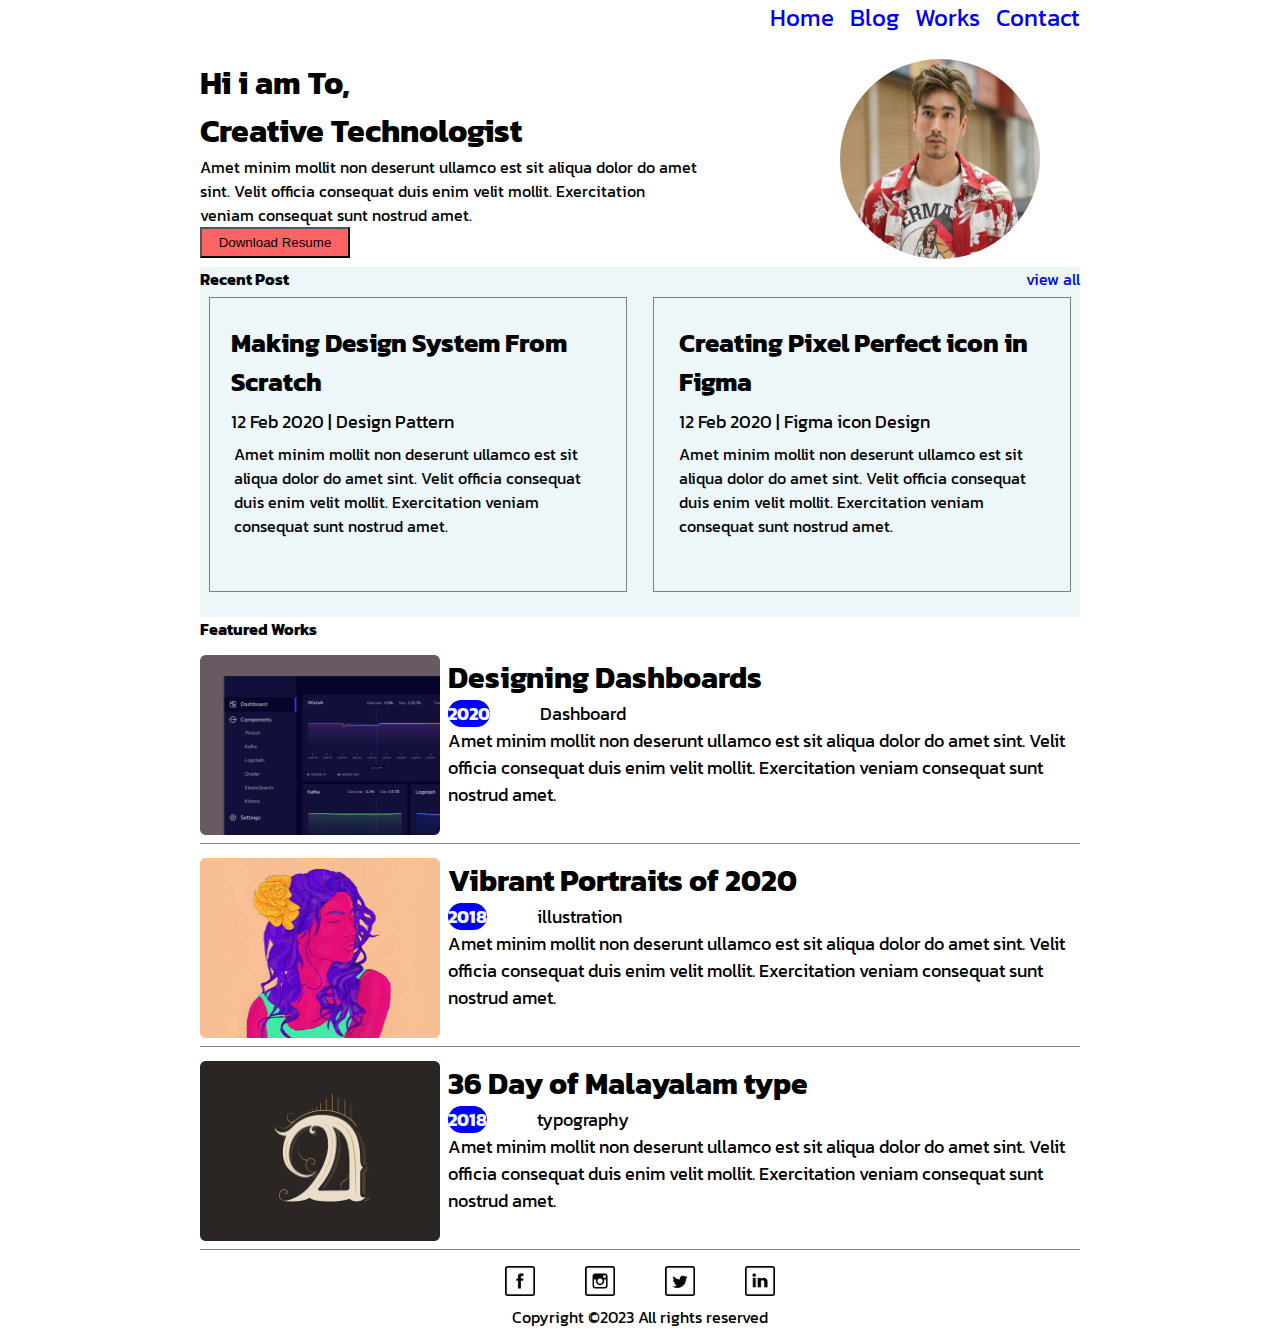
<file: index.html>
<!DOCTYPE html>
<html lang="en">
  <head>
    <meta charset="UTF-8" />
    <meta name="viewport" content="width=device-width, initial-scale=1.0" />
    <link rel="stylesheet" href="./styles.css" />
    <link rel="preconnect" href="https://fonts.googleapis.com" />
    <link rel="preconnect" href="https://fonts.gstatic.com" crossorigin />
    <link
      href="https://fonts.googleapis.com/css2?family=Kanit:wght@100;200;300&display=swap"
      rel="stylesheet"
    />

    <title>home</title>
  </head>
  <body>
      <header>
          <a href="./index.html">Home</a>
          <a href="./blog.html">Blog</a>
          <a href="./works.html">Works</a>
          <a href="./contact.html">Contact</a>
        </header>
        <main>
            <div class="hello">
                <div class="text">

                    <div class="hi">
                        <h1>Hi i am To,</h1>
                    </div>
                    
                    <div class="creative">
                        <h1>Creative Technologist</h1>
                    </div>
                    
                    <div class="text01">
                        <p>
                            Amet minim mollit non deserunt ullamco est sit aliqua dolor do amet sint. Velit officia consequat duis enim velit mollit. Exercitation veniam consequat sunt nostrud amet.
                        </p>
                    </div>
                    
                    <button class="dw1">Download Resume</button>
                </div>
                
                <img src="./pic/profile.jpg" class="profile" alt="" />
            </div>
                

        </div>
        <div class="rom1">

            <div class="recent">
                <h4>Recent Post</h4>
                <a href="#">view all</a>
    
            </div>
            <div class="romitem">

                <div class="item1">
                    <h4>Making Design System From Scratch</h4>
                    <p>12 Feb 2020 | Design Pattern</p>
                    <p>
                        Amet minim mollit non deserunt ullamco est sit aliqua dolor do amet sint. Velit officia consequat duis enim velit mollit. Exercitation veniam consequat sunt nostrud amet.
                    </p>
                </div>
                
                <div class="item2">
                    <h4>Creating Pixel Perfect icon in Figma</h4>
                    <p>12 Feb 2020 | Figma icon Design</p>
                    <p>
                        Amet minim mollit non deserunt ullamco est sit aliqua dolor do amet sint. Velit officia consequat duis enim velit mollit. Exercitation veniam consequat sunt nostrud amet.
                    </p>
                </div>
            </div>
        </div>

        
        <div class="rom2">
            <div> 
                <h4>Featured Works</h4>
    
            </div>
            
            <div class="item3">

                <img src="./pic/dash1.png" alt="" width="240px" height="180px">
                <div class="t1">

                    <h4>Designing Dashboards</h4>
                    <div class="t11">

                        <p>2020 </p>
                        <p>Dashboard</p>
                    </div>
                        <p>
                        Amet minim mollit non deserunt ullamco est sit aliqua dolor do amet sint. Velit officia consequat duis enim velit mollit. Exercitation veniam consequat sunt nostrud amet.
                    </p>
                </div>
            </div>

            <div class="item3">
                <img src="./pic/vi1.png" alt="" width="240px" height="180px">
                <div class="t2">

                    
                    <h4>Vibrant Portraits of 2020</h4>
                    <div class="t22">

                        <p>2018</p>
                        <p>illustration</p>
                    </div>
                    <p>
                        Amet minim mollit non deserunt ullamco est sit aliqua dolor do amet sint. Velit officia consequat duis enim velit mollit. Exercitation veniam consequat sunt nostrud amet.
                    </p>
                </div>
            </div>
            <div class="item3">
                <img src="./pic/36day.png" alt="" width="240px" height="180px">
                <div class="t3">

                    
                    <h4>36 Day of Malayalam type</h4>
                    <div class="t33">

                        <p>2018</p>
                        <p>typography</p>
                    </div>
                        <p>
                        Amet minim mollit non deserunt ullamco est sit aliqua dolor do amet sint. Velit officia consequat duis enim velit mollit. Exercitation veniam consequat sunt nostrud amet.
                </div>
            </div>
        </div>




      <div class="social">
        <a href="http://www.facebook.com">
          <img src="./pic/facebook.png" alt="" width="30px" />
        </a>

        <a href="http://www.instagram.com">
          <img src="./pic/instagram.png" alt="" width="30px" />
        </a>

        <a href="http://www.twitter.com">
          <img src="./pic/twitter.png" alt="" width="30px" />
        </a>

        <a href="http://www.linkedin.com">
          <img src="./pic/linkedin.png" alt="" width="30px" />
        </a>
      </div>
    </main>
    <footer>
      <p>Copyright ©2023 All rights reserved</p>
    </footer>
  </body>
</html>
</file>
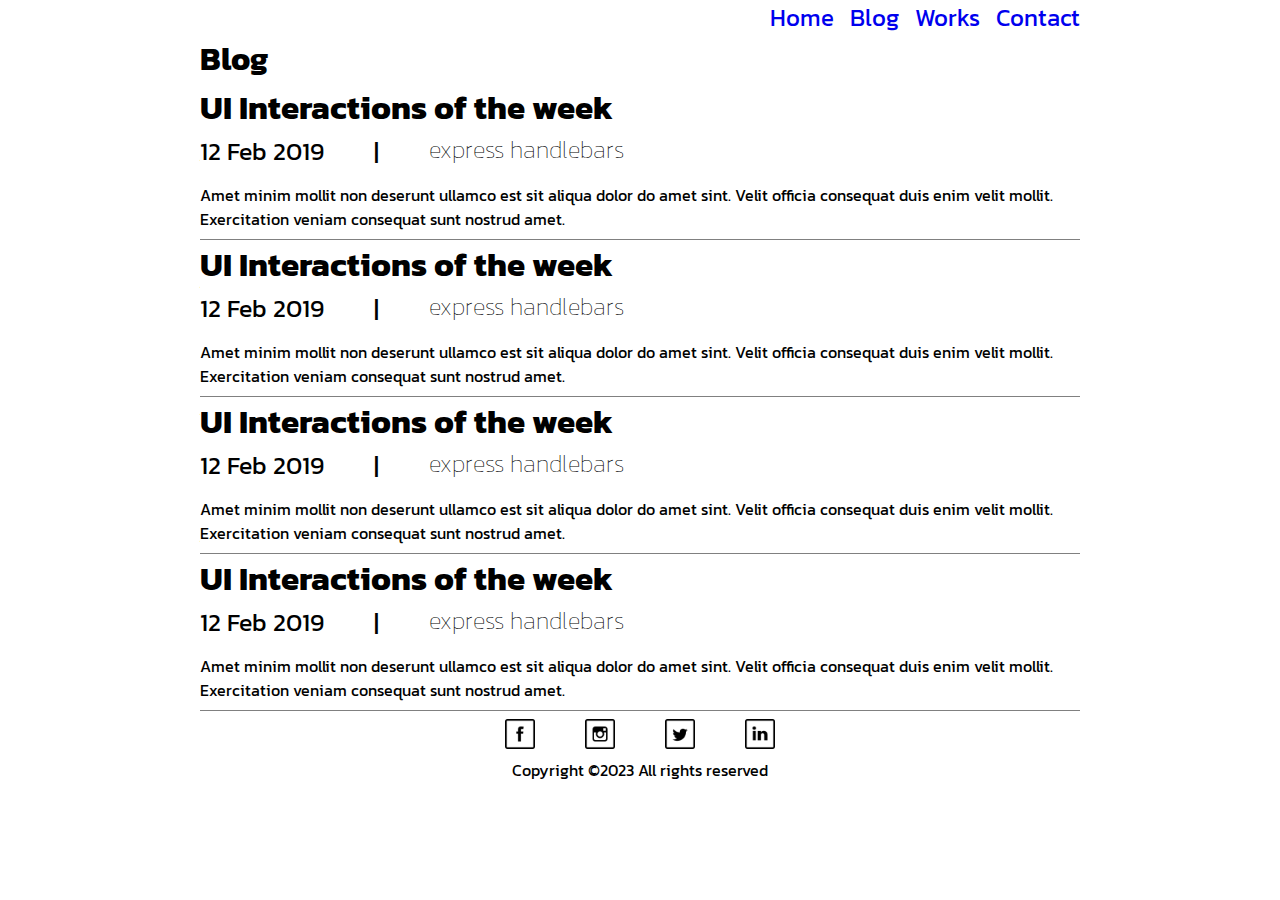
<file: blog.html>
<!DOCTYPE html>
<html lang="en">
  <head>
    <meta charset="UTF-8" />
    <meta name="viewport" content="width=device-width, initial-scale=1.0" />
    <title>blog</title>
    <link rel="stylesheet" href="./styles.css" />
    <link rel="preconnect" href="https://fonts.googleapis.com" />
    <link rel="preconnect" href="https://fonts.gstatic.com" crossorigin />
    <link
      href="https://fonts.googleapis.com/css2?family=Kanit:wght@100;200;300&display=swap"
      rel="stylesheet"
    />
  </head>
  <body>
    <header>
      <a href="./index.html">Home</a>
      <a href="./blog.html">Blog</a>
      <a href="./works.html">Works</a>
      <a href="./contact.html">Contact</a>
    </header>
    <main class="blogmain">

      <h1 class="blog">Blog</h1>

      <div class="uirom">
        <div class="ui1">
          <h4>UI Interactions of the week</h4>
          <div class="ui11">

              <p>12 Feb 2019</p>
              <p>|</p>
              <p>express handlebars</p>
            </div>
          <p>
            Amet minim mollit non deserunt ullamco est sit aliqua dolor do amet
            sint. Velit officia consequat duis enim velit mollit. Exercitation
            veniam consequat sunt nostrud amet.
          </p>
        </div>
        <div class="ui2">
          <h4>UI Interactions of the week</h4>
          <div class="ui22">

              <p>12 Feb 2019</p>
              <p>|</p>
              <p>express handlebars</p>
            </div>
          <p>
            Amet minim mollit non deserunt ullamco est sit aliqua dolor do amet
            sint. Velit officia consequat duis enim velit mollit. Exercitation
            veniam consequat sunt nostrud amet.
          </p>
        </div>
        <div class="ui3">
          <h4>UI Interactions of the week</h4>
          <div class="ui33">

              <p>12 Feb 2019</p>
              <p>|</p>
              <p>express handlebars</p>
            </div>
          <p>
            Amet minim mollit non deserunt ullamco est sit aliqua dolor do amet
            sint. Velit officia consequat duis enim velit mollit. Exercitation
            veniam consequat sunt nostrud amet.
          </p>
        </div>
        <div class="ui4">
          <h4>UI Interactions of the week</h4>
          <div class="ui44">

              <p>12 Feb 2019</p>
              <p>|</p>
              <p>express handlebars</p>
            </div>
          <p>
            Amet minim mollit non deserunt ullamco est sit aliqua dolor do amet
            sint. Velit officia consequat duis enim velit mollit. Exercitation
            veniam consequat sunt nostrud amet.
          </p>
        </div>
      </div>
      <div class="sc">

          <div class="socialblog">
              <a href="http://www.facebook.com">
                  <img src="./pic/facebook.png" alt="" width="30px" />
                </a>
                
                <a href="http://www.instagram.com">
                    <img src="./pic/instagram.png" alt="" width="30px" />
                </a>
                
                <a href="http://www.twitter.com">
                    <img src="./pic/twitter.png" alt="" width="30px" />
                </a>
                
                <a href="http://www.linkedin.com">
                    <img src="./pic/linkedin.png" alt="" width="30px" />
                </a>
            </div>
      </div>
    </main>
    <footer class="footerblog">
        <p>Copyright ©2023 All rights reserved</p>
      </footer>
  </body>
</html>
</file>
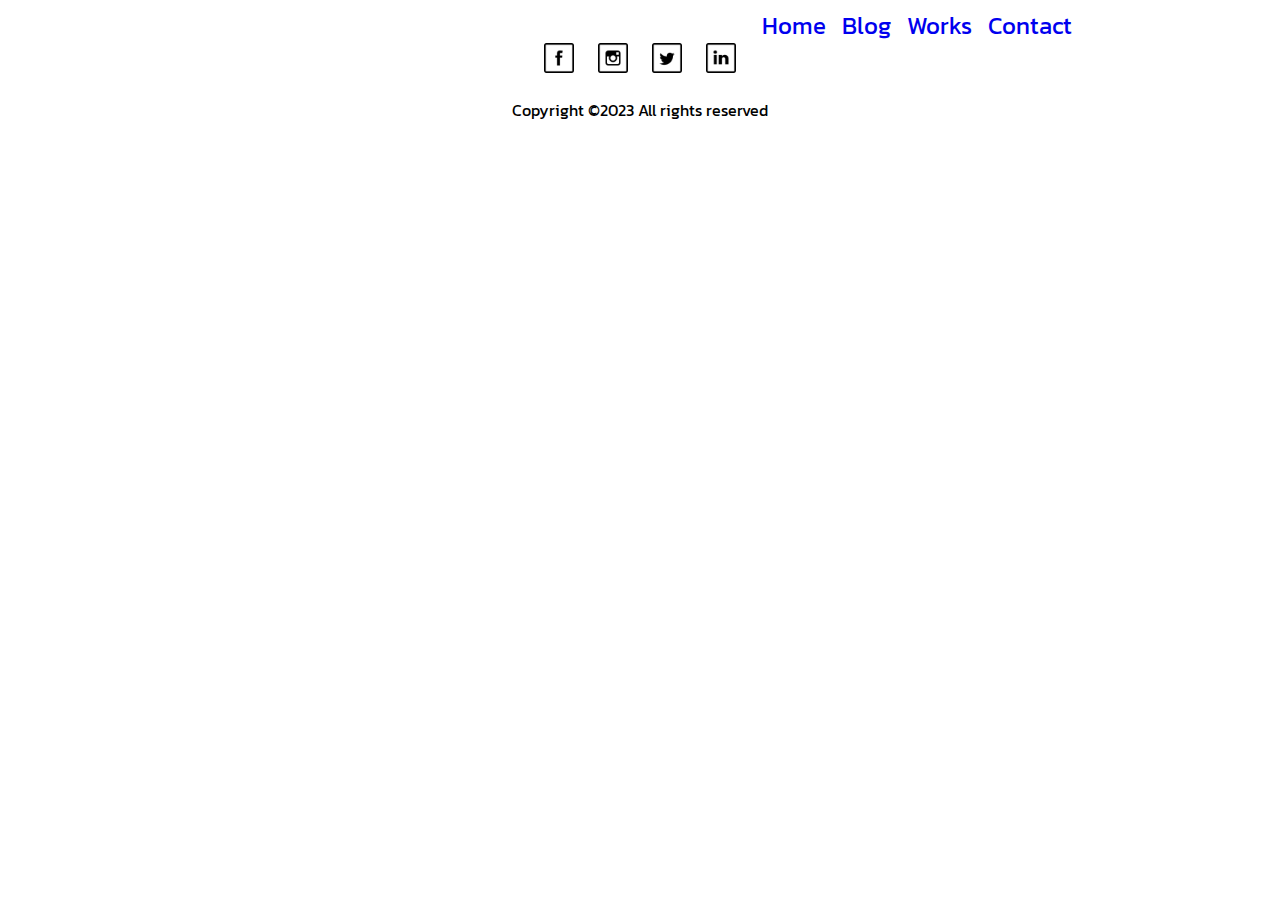
<file: contact.html>
<!DOCTYPE html>
<html lang="en">
<head>
    <meta charset="UTF-8">
    <meta name="viewport" content="width=device-width, initial-scale=1.0">
    <link rel="stylesheet" href="./styles2.css" />
    <link rel="preconnect" href="https://fonts.googleapis.com" />
    <link rel="preconnect" href="https://fonts.gstatic.com" crossorigin />
    <link
      href="https://fonts.googleapis.com/css2?family=Kanit:wght@100;200;300&display=swap"
      rel="stylesheet"
    />
    <title>contact</title>
</head>
<body>
    <header>
        <a href="./index.html">Home</a>
        <a href="./blog.html">Blog</a>
        <a href="./works.html">Works</a>
        <a href="./contact.html">Contact</a>
    </header>
<main>
    <div class="social">
        <a href="http://www.facebook.com">
          <img src="./pic/facebook.png" alt="" width="30px" />
        </a>

        <a href="http://www.instagram.com">
          <img src="./pic/instagram.png" alt="" width="30px" />
        </a>

        <a href="http://www.twitter.com">
          <img src="./pic/twitter.png" alt="" width="30px" />
        </a>

        <a href="http://www.linkedin.com">
          <img src="./pic/linkedin.png" alt="" width="30px" />
        </a>
    </div>
</main>
    <footer>
        <p>Copyright ©2023 All rights reserved</p>
    </footer>
</body>
</html>
</file>
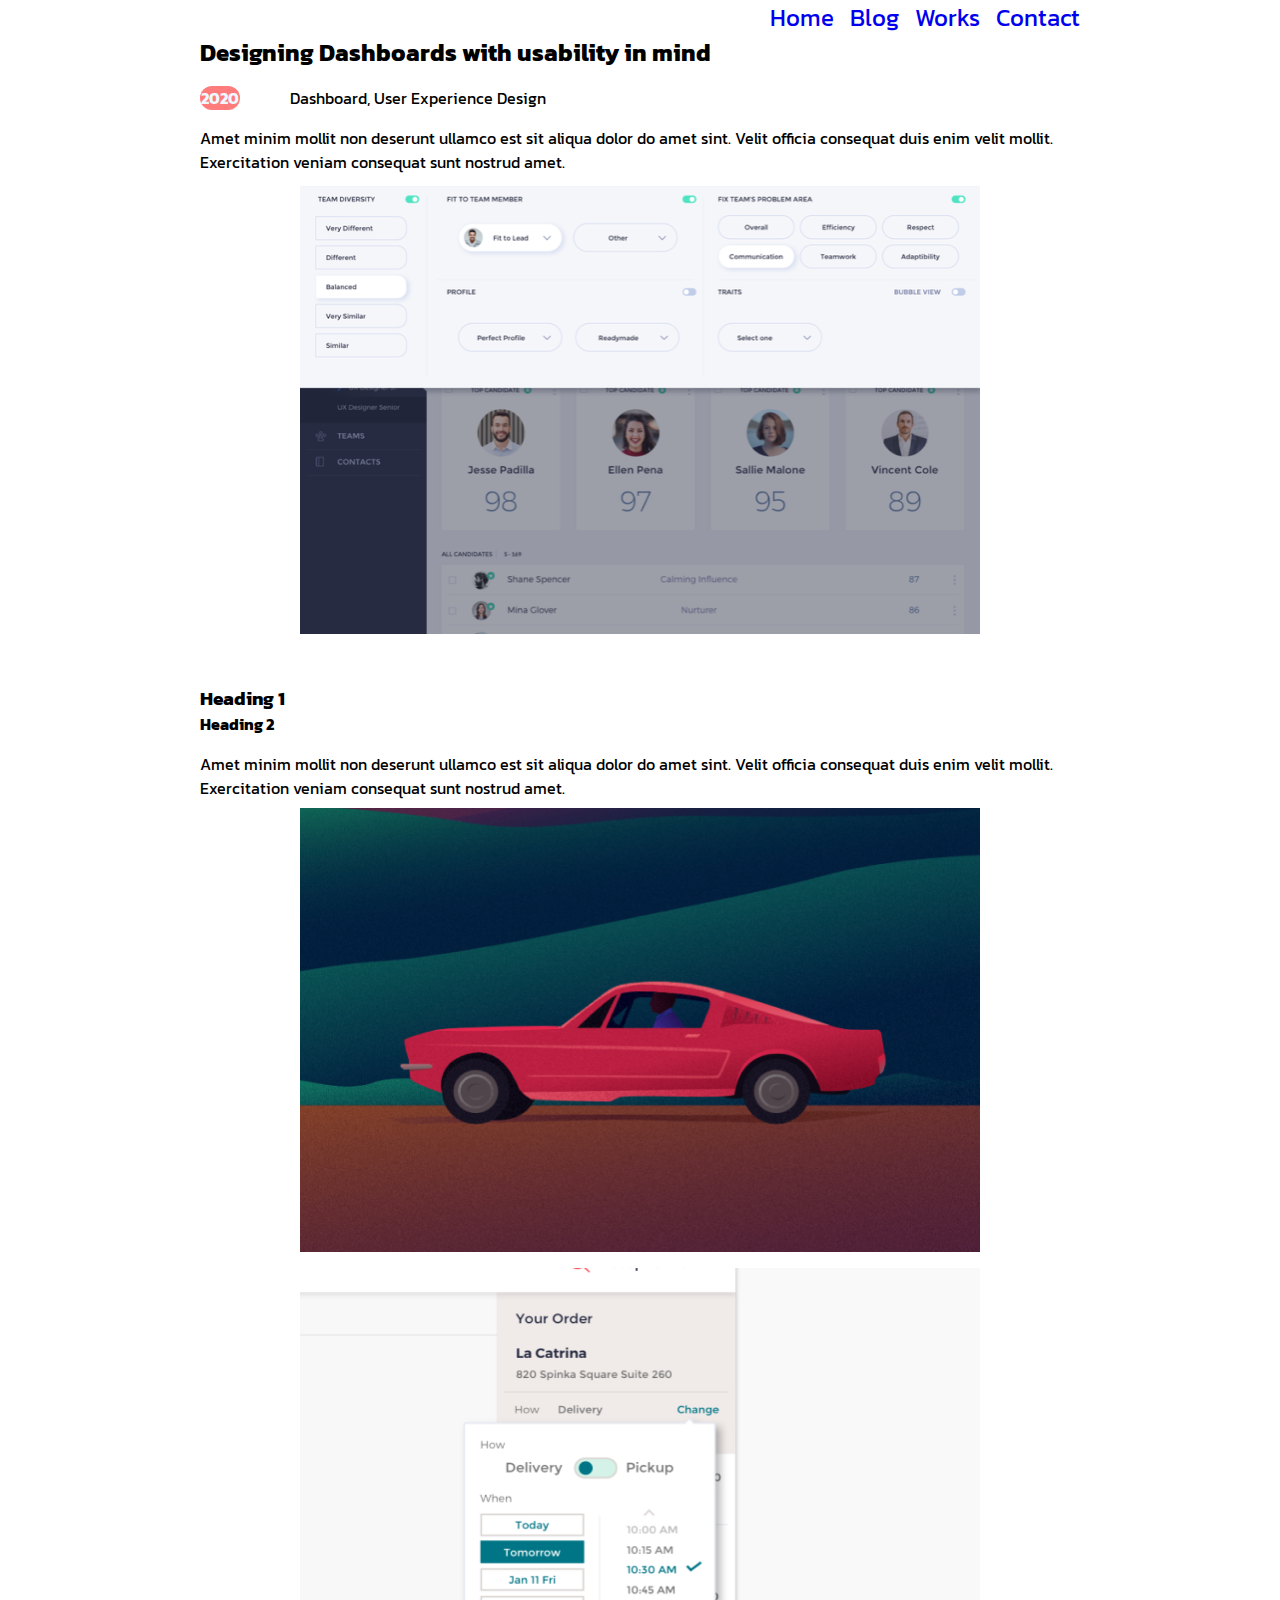
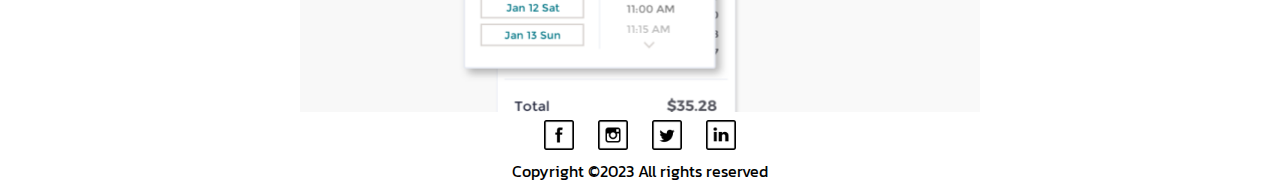
<file: workdetail.html>
<!DOCTYPE html>
<html lang="en">
  <head>
    <meta charset="UTF-8" />
    <meta name="viewport" content="width=device-width, initial-scale=1.0" />
    <link rel="stylesheet" href="./styles3.css" />
    <link rel="preconnect" href="https://fonts.googleapis.com" />
    <link rel="preconnect" href="https://fonts.gstatic.com" crossorigin />
    <link
      href="https://fonts.googleapis.com/css2?family=Kanit:wght@100;200;300&display=swap"
      rel="stylesheet"
    />
    <title>Work Detail</title>
  </head>
  <body>
    <header>
      <a href="./index.html">Home</a>
      <a href="./blog.html">Blog</a>
      <a href="./works.html">Works</a>
      <a href="./contact.html">Contact</a>
    </header>
    <main>
      <div class="headtext">
        <h2>Designing Dashboards with usability in mind</h4>
        <div class="headtext__text01">
          <p>2020</p>
          <p>Dashboard, User Experience Design</p>
        </div>
        <p>
          Amet minim mollit non deserunt ullamco est sit aliqua dolor do amet
          sint. Velit officia consequat duis enim velit mollit. Exercitation
          veniam consequat sunt nostrud amet.
        </p>
        <img src="./pic/pic01.png" alt="" />
      </div>
      <div class="headtext02">
        <div class="headtext02__text01">

            <h3>Heading 1</h3>
            <h4>Heading 2</h2>
        </div>
        <p>
          Amet minim mollit non deserunt ullamco est sit aliqua dolor do amet
          sint. Velit officia consequat duis enim velit mollit. Exercitation
          veniam consequat sunt nostrud amet.
        </p>
        <img src="./pic/pic02.png" alt="">
        <img src="./pic/pic03.png" alt="">
      </div>

      <div class="social">
        <a href="http://www.facebook.com">
          <img src="./pic/facebook.png" alt="" width="30px" />
        </a>

        <a href="http://www.instagram.com">
          <img src="./pic/instagram.png" alt="" width="30px" />
        </a>

        <a href="http://www.twitter.com">
          <img src="./pic/twitter.png" alt="" width="30px" />
        </a>

        <a href="http://www.linkedin.com">
          <img src="./pic/linkedin.png" alt="" width="30px" />
        </a>
      </div>
    </main>
    <footer>
      <p>Copyright ©2023 All rights reserved</p>
    </footer>
  </body>
</html>
</file>
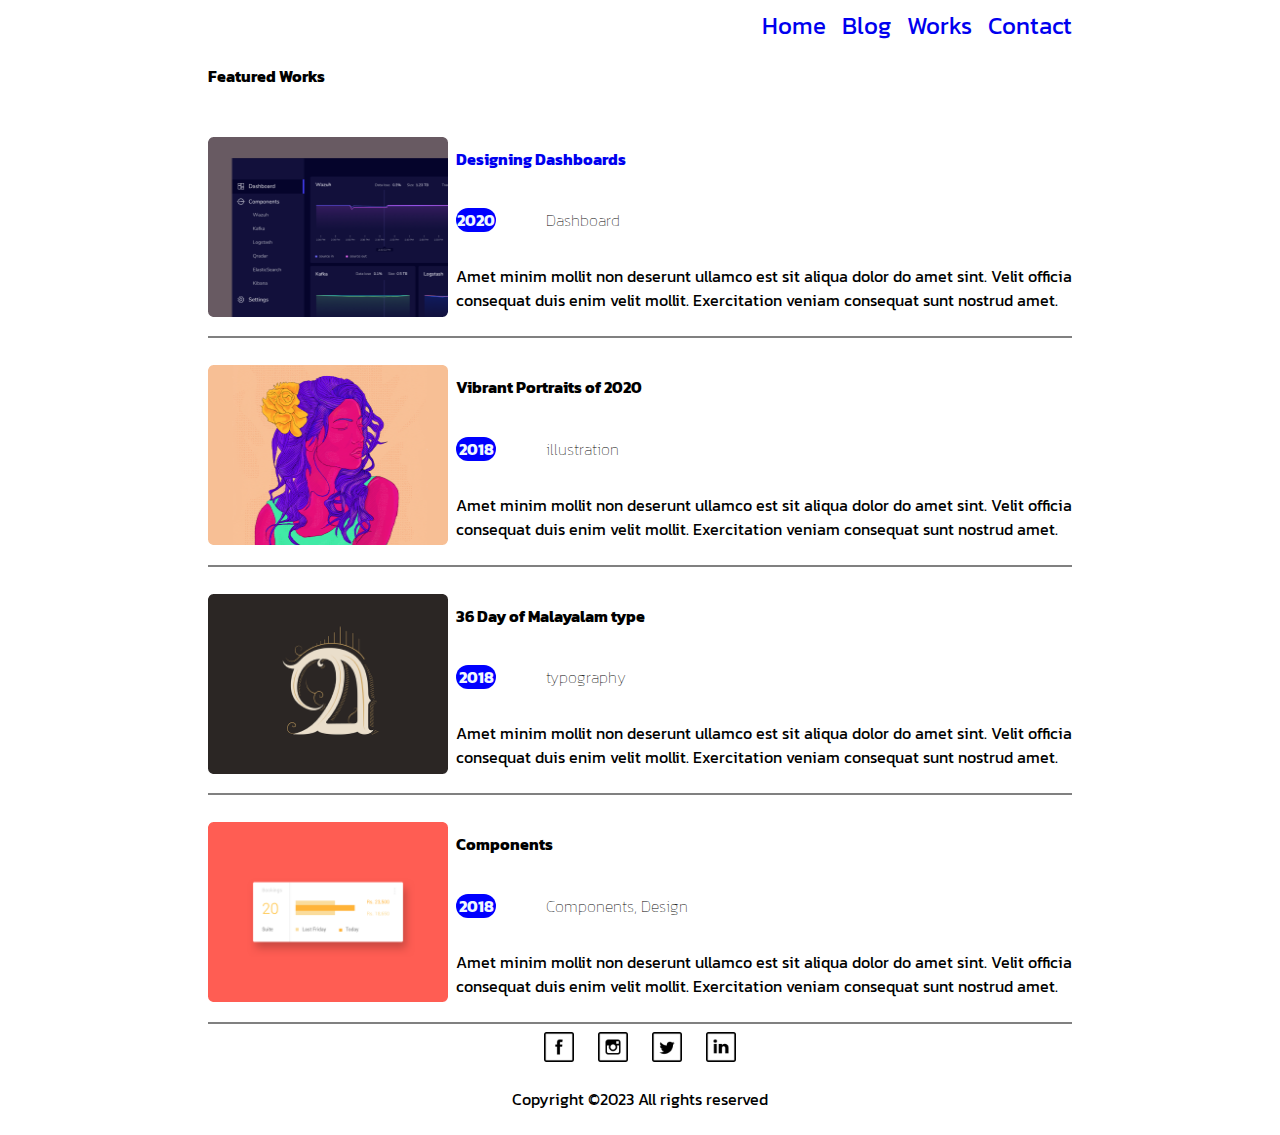
<file: works.html>
<!DOCTYPE html>
<html lang="en">
<head>
    <meta charset="UTF-8">
    <meta name="viewport" content="width=device-width, initial-scale=1.0">
    <link rel="stylesheet" href="./styles2.css" />
    <link rel="preconnect" href="https://fonts.googleapis.com" />
    <link rel="preconnect" href="https://fonts.gstatic.com" crossorigin />
    <link
      href="https://fonts.googleapis.com/css2?family=Kanit:wght@100;200;300&display=swap"
      rel="stylesheet"
    />
    <title>works</title>
</head>
<body>

    <header>
        <a href="./index.html">Home</a>
        <a href="./blog.html">Blog</a>
        <a href="./works.html">Works</a>
        <a href="./contact.html">Contact</a>
    </header>
    <main>
        <div class="rom1">
            <div> 
                <h4>Featured Works</h4>
    
            </div>
            
            <div class="item1">

                <img src="./pic/dash1.png" alt="" width="240px" height="180px">
                <div class="t1">
                    <div class="t12">
                        <a href="./workdetail.html"><h4>Designing Dashboards</h4></a>

                    </div>
                    <div class="t11">

                        <p>2020 </p>
                        <p>Dashboard</p>
                    </div>
                        <p>
                        Amet minim mollit non deserunt ullamco est sit aliqua dolor do amet sint. Velit officia consequat duis enim velit mollit. Exercitation veniam consequat sunt nostrud amet.
                    </p>
                </div>
            </div>

            <div class="item1">
                <img src="./pic/vi1.png" alt="" width="240px" height="180px">
                <div class="t1">

                    
                    <h4>Vibrant Portraits of 2020</h4>
                    <div class="t11">

                        <p>2018</p>
                        <p>illustration</p>
                    </div>
                    <p>
                        Amet minim mollit non deserunt ullamco est sit aliqua dolor do amet sint. Velit officia consequat duis enim velit mollit. Exercitation veniam consequat sunt nostrud amet.
                    </p>
                </div>
            </div>
            <div class="item1">
                <img src="./pic/36day.png" alt="" width="240px" height="180px">
                <div class="t1">

                    
                    <h4>36 Day of Malayalam type</h4>
                    <div class="t11">

                        <p>2018</p>
                        <p>typography</p>
                    </div>
                        <p>
                        Amet minim mollit non deserunt ullamco est sit aliqua dolor do amet sint. Velit officia consequat duis enim velit mollit. Exercitation veniam consequat sunt nostrud amet.
                </div>
            </div>
            <div class="item1">
                <img src="./pic/com.png" alt="" width="240px" height="180px">
                <div class="t1">

                    
                    <h4>Components</h4>
                    <div class="t11">

                        <p>2018</p>
                        <p>Components, Design</p>
                    </div>
                        <p>
                        Amet minim mollit non deserunt ullamco est sit aliqua dolor do amet sint. Velit officia consequat duis enim velit mollit. Exercitation veniam consequat sunt nostrud amet.
                </div>
            </div>
        </div>

        <div class="social">
            <a href="http://www.facebook.com">
              <img src="./pic/facebook.png" alt="" width="30px" />
            </a>
    
            <a href="http://www.instagram.com">
              <img src="./pic/instagram.png" alt="" width="30px" />
            </a>
    
            <a href="http://www.twitter.com">
              <img src="./pic/twitter.png" alt="" width="30px" />
            </a>
    
            <a href="http://www.linkedin.com">
              <img src="./pic/linkedin.png" alt="" width="30px" />
            </a>
        </div>
    </main>
    <footer>
        <p>Copyright ©2023 All rights reserved</p>
    </footer>
</body>
</html>
</file>
<file: styles.css>
* {
    box-sizing: border-box;
    padding: 0;
    margin: 0;
}
header {
    display: flex;
    justify-content: flex-end;
    gap: 16px;
    padding-right: 200px;
    
}
a {
    text-decoration: none;
    font-size: 24px;
}
body {
  
    font-family: 'Kanit', sans-serif;

}
main {
    display: flex;
    flex-direction: column;
    align-items: center;
    padding: 0 200px;
    /* width: 100vh; */
}
.profile {
    display: flex;
    margin: auto;
    width: 200px;
    height: 200px;
    border-radius: 50%;   
}

.hello {
    padding-top: 24px;
    padding-bottom: 8px;
    display: flex;
    width: 100%;

 
    
}
.text {
    display: flex;
    flex-direction: column;
    padding-right: 100px;
}
.text01 >p {
    width: 500px;
}
.dw1 {
    width: 150px;
    padding: 6px;
    background-color: #FF6464;
}

.text01{
    display: flex;

}
.recent {
    width: 100%;
    display: flex;
    justify-content: space-between;
}
.item1 {
    width: 418px;
    height: 295px;
    display: flex;
    flex-direction: column;
    align-items: center;   
    border: 1px solid gray;
    padding-top: 25px;
}
.item1 >h4 {
    
    width: 374px;
    height: 85px;
    font-size: 26px;
}
.item1 p:nth-child(2) {
    
    width: 374px;
    height: 34px;
    font-size: 18px;   
}
.item1 p:nth-child(3) {
    
    width: 368px;
    height: 117px;
    font-size: 16px;   
}
.item2 {
    width: 418px;
    height: 295px;
    display: flex;
    flex-direction: column;
    border: 1px solid gray  ;
    padding: 25px;
}

.item2 >h4 {
    
    width: 374px;
    height: 85px;
    font-size: 26px;
}
.item2 p:nth-child(2) {
    
    width: 374px;
    height: 34px;
    font-size: 18px;   
}
.item2 p:nth-child(3) {
    
    width: 368px;
    height: 117px;
    font-size: 16px;   
}
.rom1 {
    display: flex;
    flex-direction: column;
    padding-bottom: 25px;
    gap: 6px;
    background-color: #edf7fa;
    width: 100%;
}
.romitem {
    display: flex;
    justify-content: space-around;
    gap: 8px;

}
.recent > a {
    font-size: 16px;
}
.item3 {
    display: flex;
    font-size: 30px;
    border-bottom: 1px solid gray;
    padding-bottom: 8px;
    padding-top: 8px;

}
.item3 p:nth-child(2) {
    
    font-size: 18px;
}
.item3 p:nth-child(3) {
    
    font-size: 18px;    
}
.item3 p:nth-child(4) {
    
    font-size: 16px;    
}
.t1 {
    
    display: flex;
    flex-direction: column;
    align-items:start;
    padding-left: 8px;
}
.t11 {
    display: flex;
    flex-direction: row;
    align-items: baseline;
    gap: 50px;
    
     
}
.t11 p:nth-child(1) {
    color: aliceblue;
    border-radius: 15px;
    background-color: blue;
    font-size: 18px;
    font-weight: bolder;
}
.t2 {
    
    display: flex;
    flex-direction: column;
    align-items:start;
    padding-left: 8px;
}
.t22 {
    display: flex;
    flex-direction: row;
    align-items: baseline;
    gap: 50px;
    
     
}
.t22 p:nth-child(1) {
    color: aliceblue;
    border-radius: 15px;
    background-color: blue;
    font-size: 18px;
    font-weight: bolder;
}
.t3 {
    
    display: flex;
    flex-direction: column;
    align-items:start;
    padding-left: 8px;
}
.t33 {
    display: flex;
    flex-direction: row;
    align-items: baseline;
    gap: 50px;
    
     
}
.t33 p:nth-child(1) {
    color: aliceblue;
    border-radius: 15px;
    background-color: blue;
    font-size: 18px;
    font-weight: bolder;
}

.social {
    display: flex;
    gap: 50px;
    padding-top: 8px;
    
}
.rom2 {
    display: flex;
    flex-direction: column;
    justify-content: space-around;
    gap: 6px;
    width: 100%;
    margin-bottom: 8px;
}
footer {
    display: flex;
    justify-content: center;
}

/* blog css */
.blogmain { 
    display: flex;
    flex-direction: column;
    

}
.blog {
    display: flex;
    width: 100%;
}
.uirom {
    
    display: flex;
    flex-direction: column;
    
}
.ui1 {
    
    display: flex;
    flex-direction: column;
    padding-bottom: 8px;
    border-bottom: 1px solid gray;
}
.ui1 >h4 {
    
    font-size: 33px;
}
.ui11 {
    
    font-size: 25px;
    display: flex;
    flex-direction: row;
    gap: 50px;
}

.ui11 p:nth-child(3){
    
    font-size: 24px;
    padding-bottom: 16px;
    font-weight: lighter;
}
.ui2 {
    
    display: flex;
    flex-direction: column;
    padding-bottom: 8px;
    border-bottom: 1px solid gray;
}
.ui2 >h4 {
    
    font-size: 33px;
}
.ui22 {
    
    font-size: 25px;
    display: flex;
    flex-direction: row;
    gap: 50px;
}
.ui22 p:nth-child(3){
    
    font-size: 24px;
    padding-bottom: 16px;
    font-weight: lighter;
}
.ui3 {
    
    display: flex;
    flex-direction: column;
    padding-bottom: 8px;
    border-bottom: 1px solid gray;
}
.ui3 >h4 {
    
    font-size: 33px;
}
.ui33 {
    
    font-size: 25px;
    display: flex;
    flex-direction: row;
    gap: 50px;
}
.ui33 p:nth-child(3){
    
    font-size: 24px;
    padding-bottom: 16px;
    font-weight: lighter;
}
.ui4 {
    
    display: flex;
    flex-direction: column;
    padding-bottom: 8px;
    border-bottom: 1px solid gray;
}
.ui4 >h4 {
    
    font-size: 33px;
}
.ui44 {
    
    font-size: 25px;
    display: flex;
    flex-direction: row;
    gap: 50px;
}
.ui44 p:nth-child(3){
    
    font-size: 24px;
    padding-bottom: 16px;
    font-weight: lighter;
}
.socialblog {
    
    display: flex;
    gap: 50px;
    padding-top: 8px;

}
</file>
<file: styles2.css>
* {
    box-sizing: border-box;
}
header {
    display: flex;
    justify-content: flex-end;
    gap: 16px;
    padding-right: 200px;
    
}
a {
    text-decoration: none;
    font-size: 24px;
}
body {
  
    font-family: 'Kanit', sans-serif;

}

main { 
    display: flex;
    flex-direction: column;
    padding: 0 200px;

}

.rom1 {
    display: flex;
    flex-direction: column;
    gap: 16px;
    width: 100%;
    margin-bottom: 8px;
}

.item1 {
    display: flex;
    border-bottom: 2px solid gray;
    padding-bottom: 8px;
}
.item1 > img {
    margin: auto;

}
.t1 {
    display: flex;
    flex-direction: column;
    padding-left: 8px;
}
.t11 {
    display: flex;
    gap: 50px;
}
.t12 a {
    font-size: medium;
}
.t11 p:nth-child(2){
    font-weight: lighter;
}
.t11 p:nth-child(1){
    display: block;
    color: aliceblue;
    background-color: blue;
    font-weight: bolder;
    border-radius: 25px;
    text-align: center;
    width: 40px;
}

.social {
    display: flex;
    justify-content: center;
    gap: 24px;
}
footer {
    display: flex;
    justify-content: center;
}
</file>
<file: styles3.css>
* {
    box-sizing: border-box;
    padding: 0;
    margin: 0;
}
header {
    display: flex;
    justify-content: flex-end;
    gap: 16px;
    padding-right: 200px;
    
}
a {
    text-decoration: none;
    font-size: 24px;
}
body {
  
    font-family: 'Kanit', sans-serif;

}

main { 
    display: flex;
    flex-direction: column;
    padding: 0 200px;

}
.headtext {
    display: flex;
    flex-direction: column;
    padding-bottom: 50px;
}
.headtext img {
    width: 680px;
    height: 460px;
    margin: auto;
   
}
.headtext__text01 {
    display: flex;
    gap: 50px;
    padding-top: 16px;
    padding-bottom: 16px;
}
.headtext__text01 p:nth-child(1){
    display: block;
    color: aliceblue;
    background-color: #FF7C7C;
    font-weight: bolder;
    border-radius: 25px;
    text-align: center;
    width: 40px;
}
.headtext02 {
    display: flex;
    flex-direction: column;
}
.headtext02__text01{
    padding-bottom: 16px;
}
.headtext02 img {
    width: 680px;
    height: 460px;
    margin: auto;
    padding-top: 8px;
    padding-bottom: 8px;
}
.social {
    display: flex;
    justify-content: center;
    gap: 24px;
}
footer {
    display: flex;
    justify-content: center;
}
</file>
